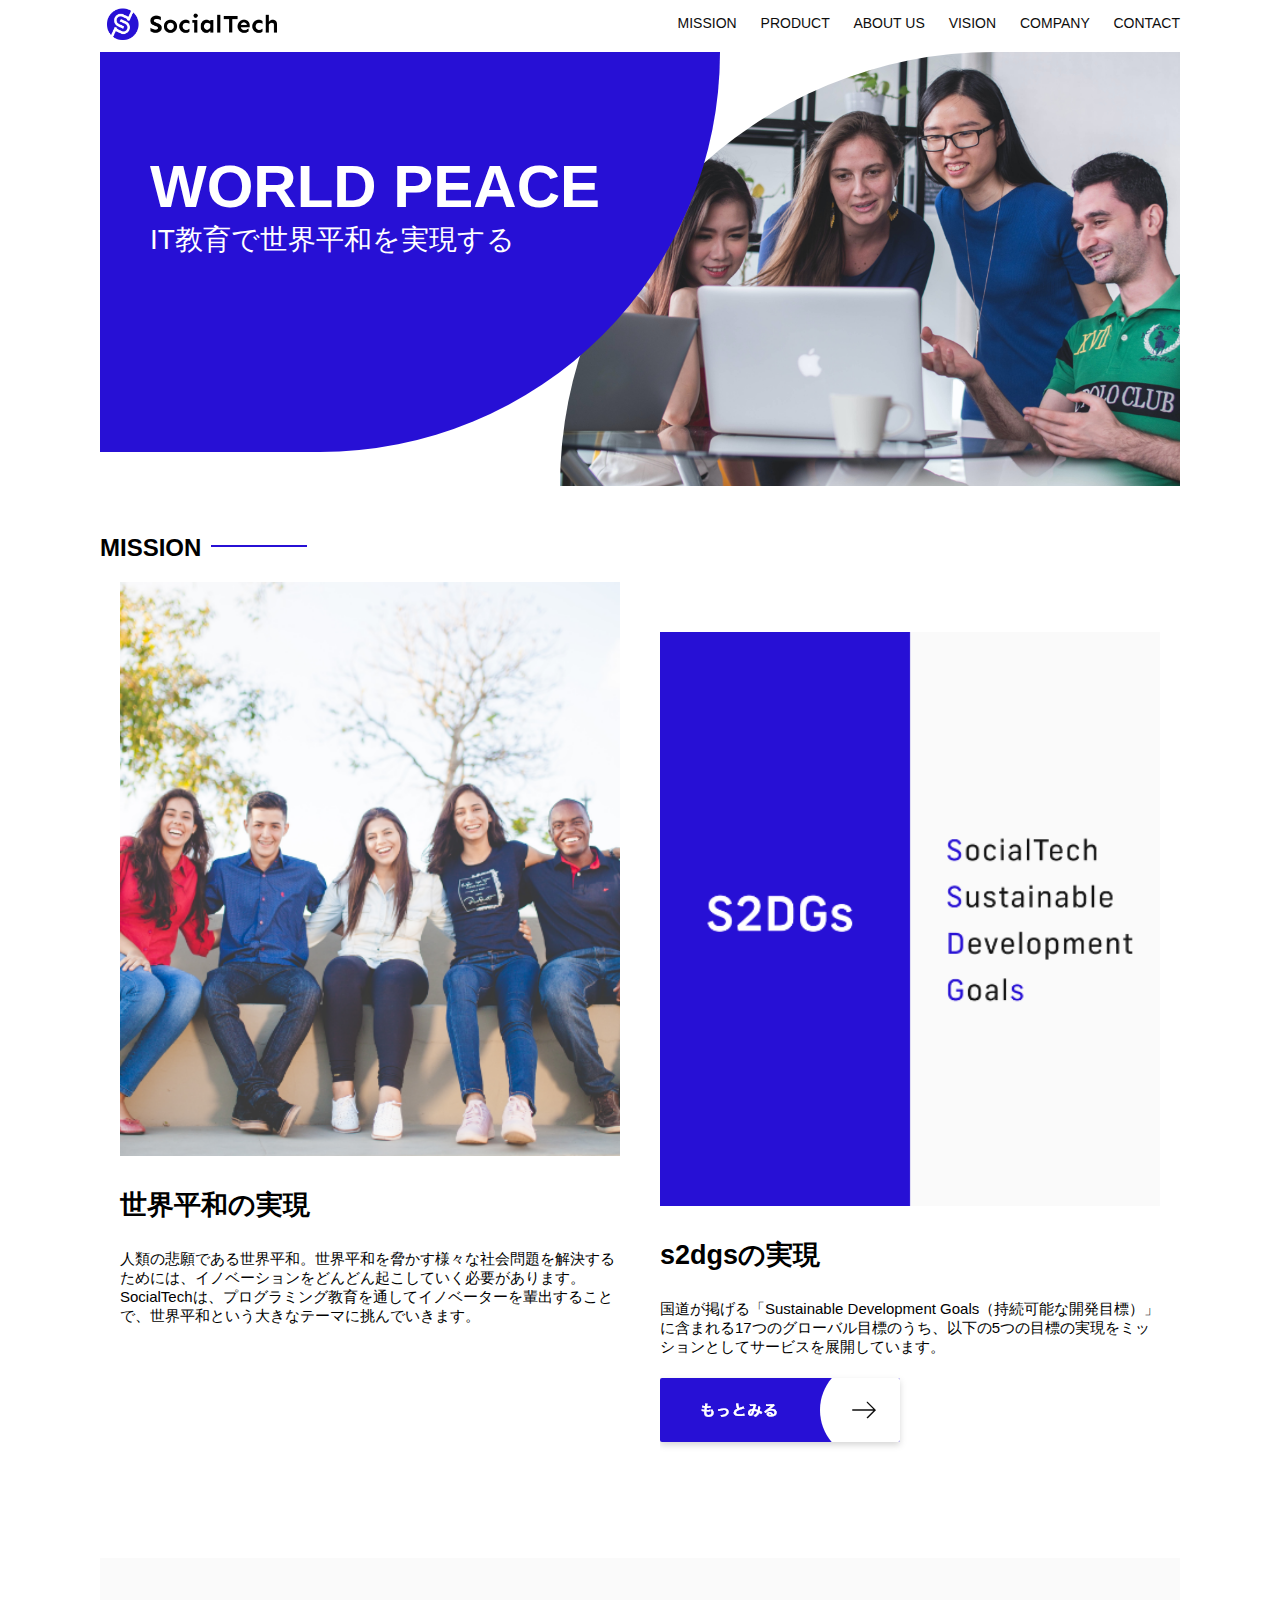
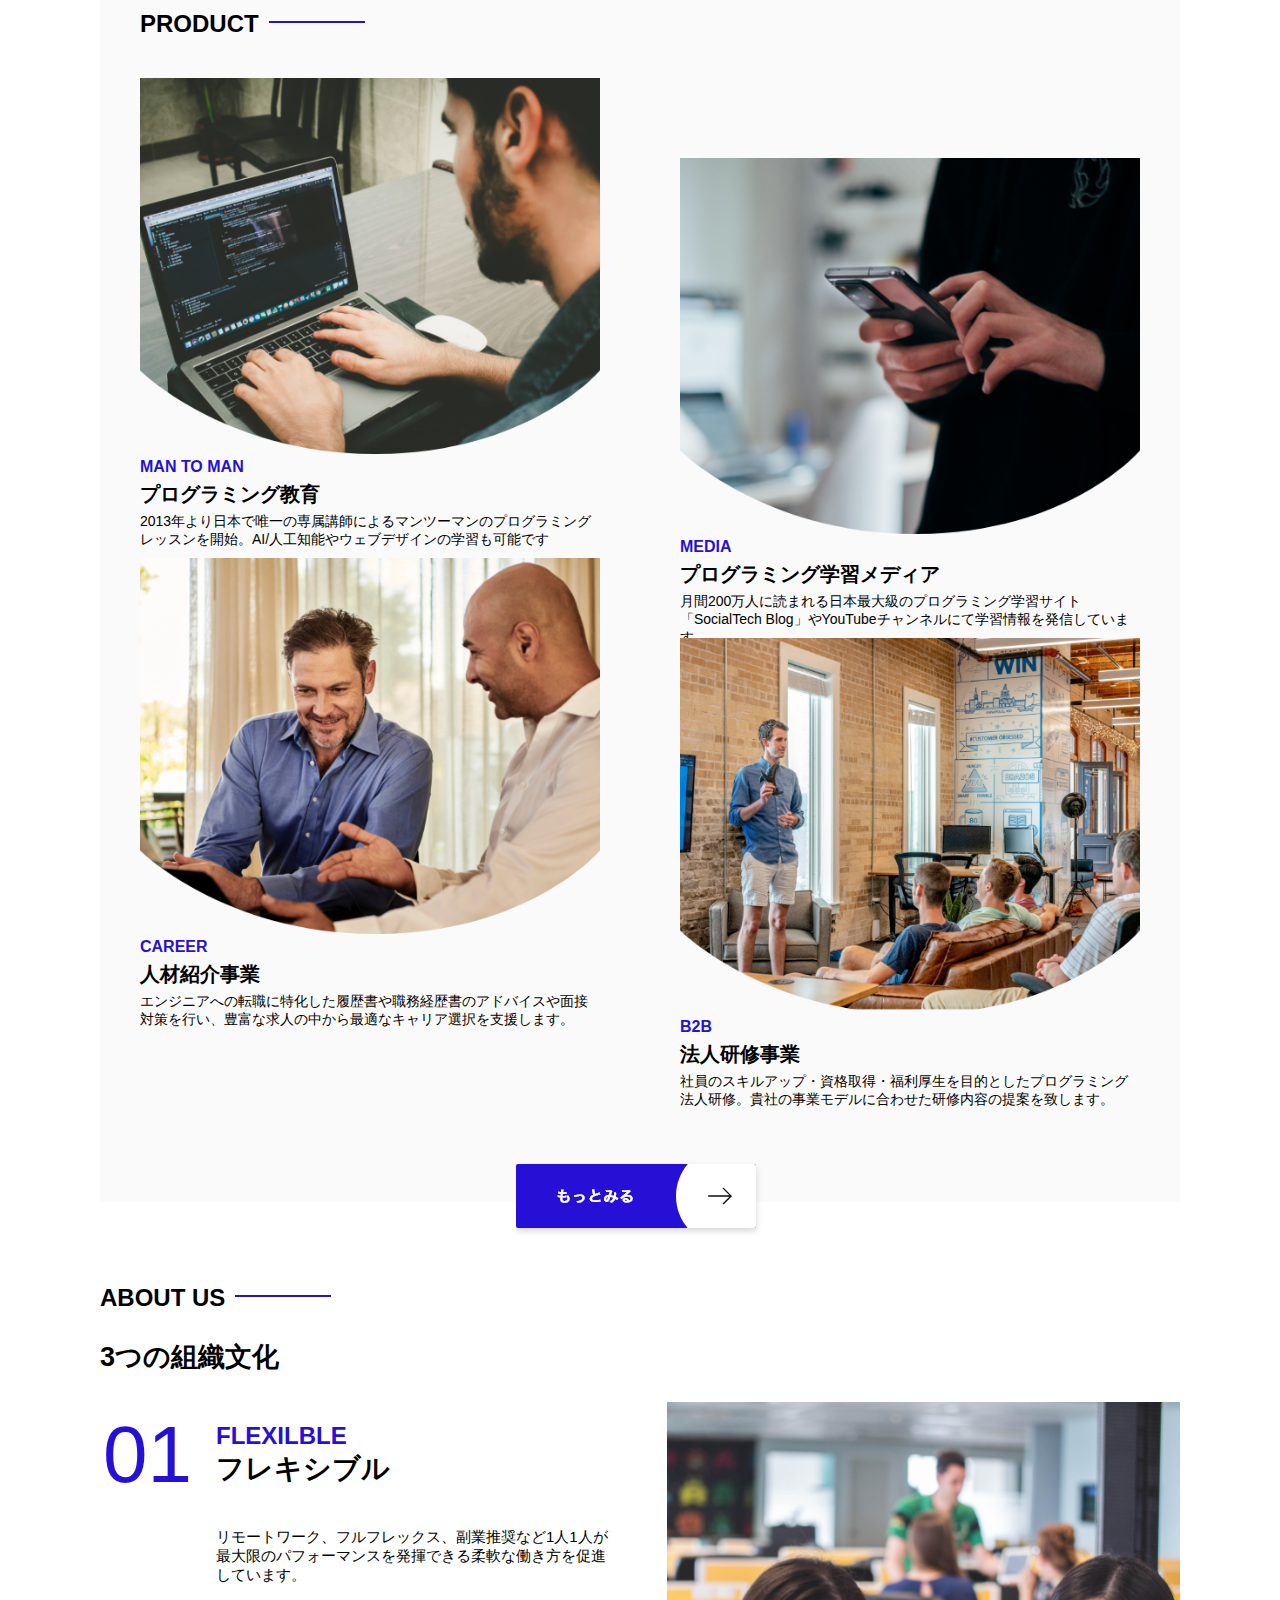
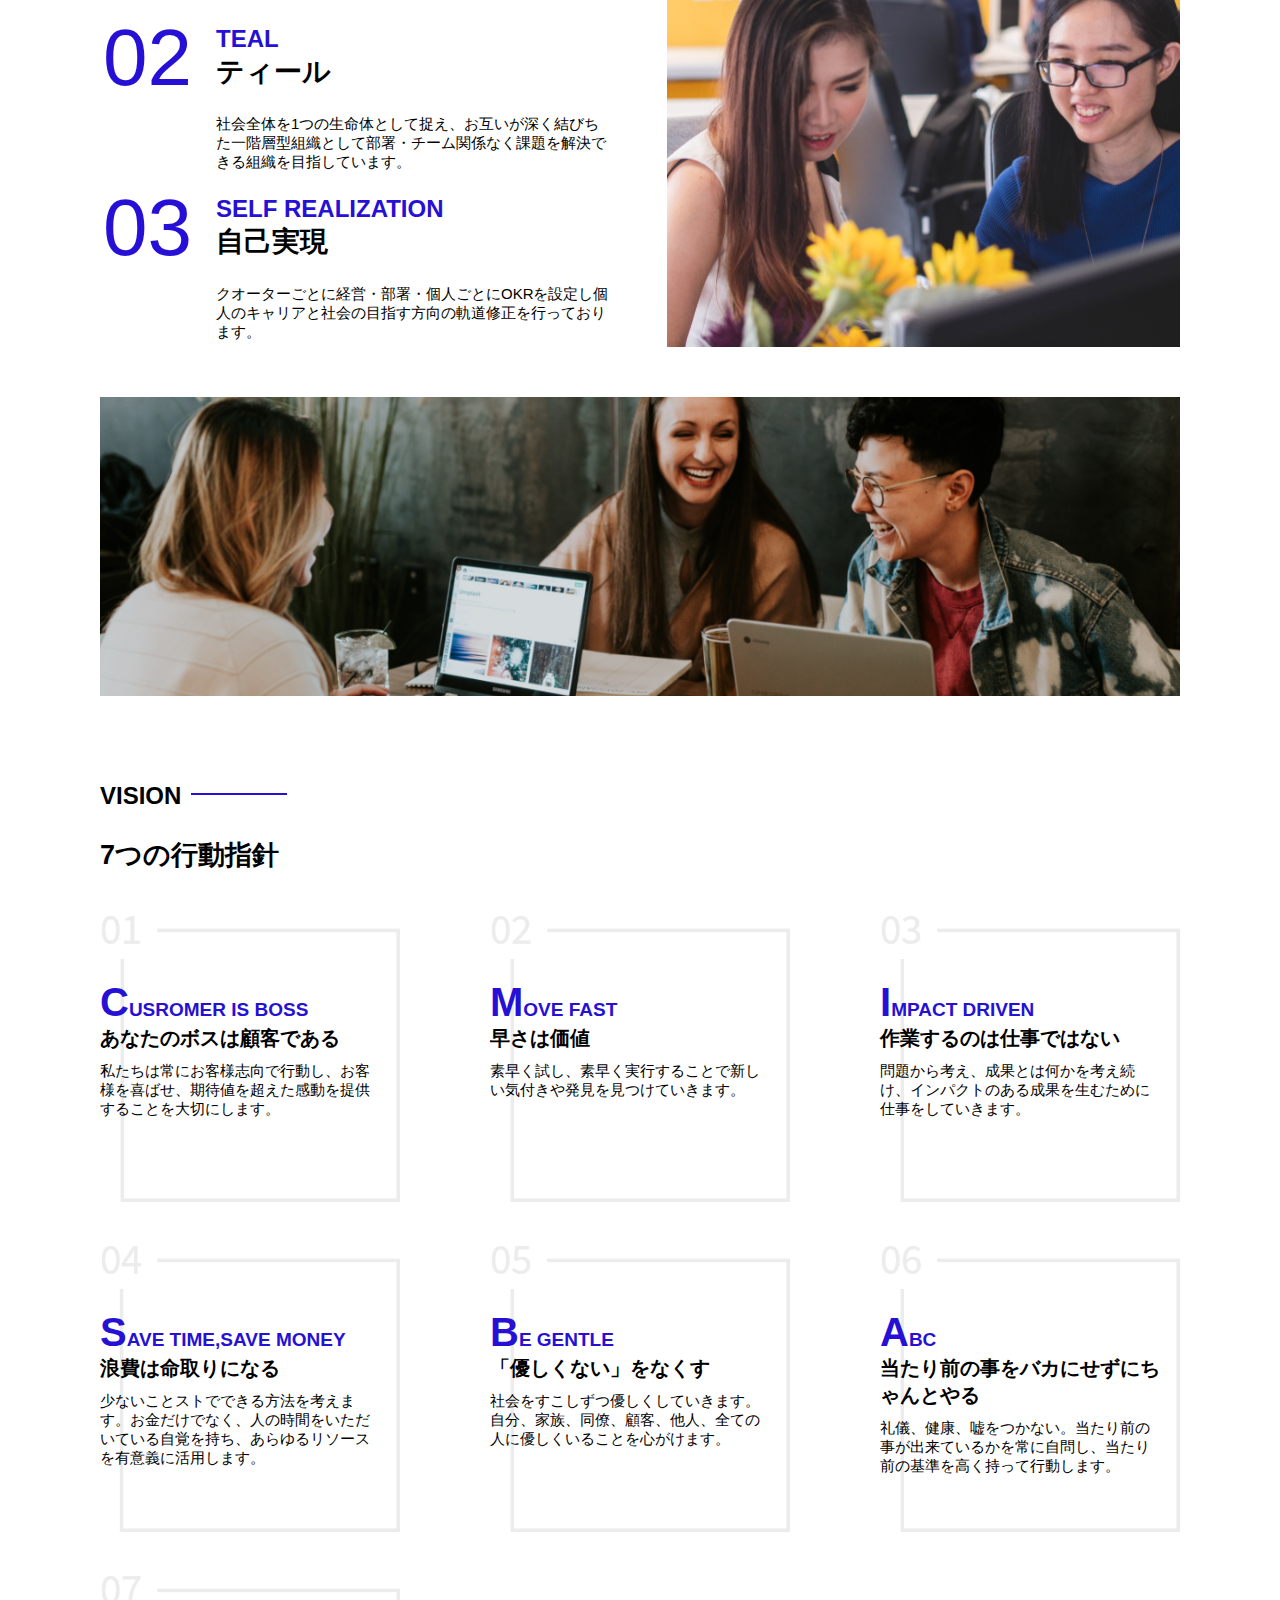
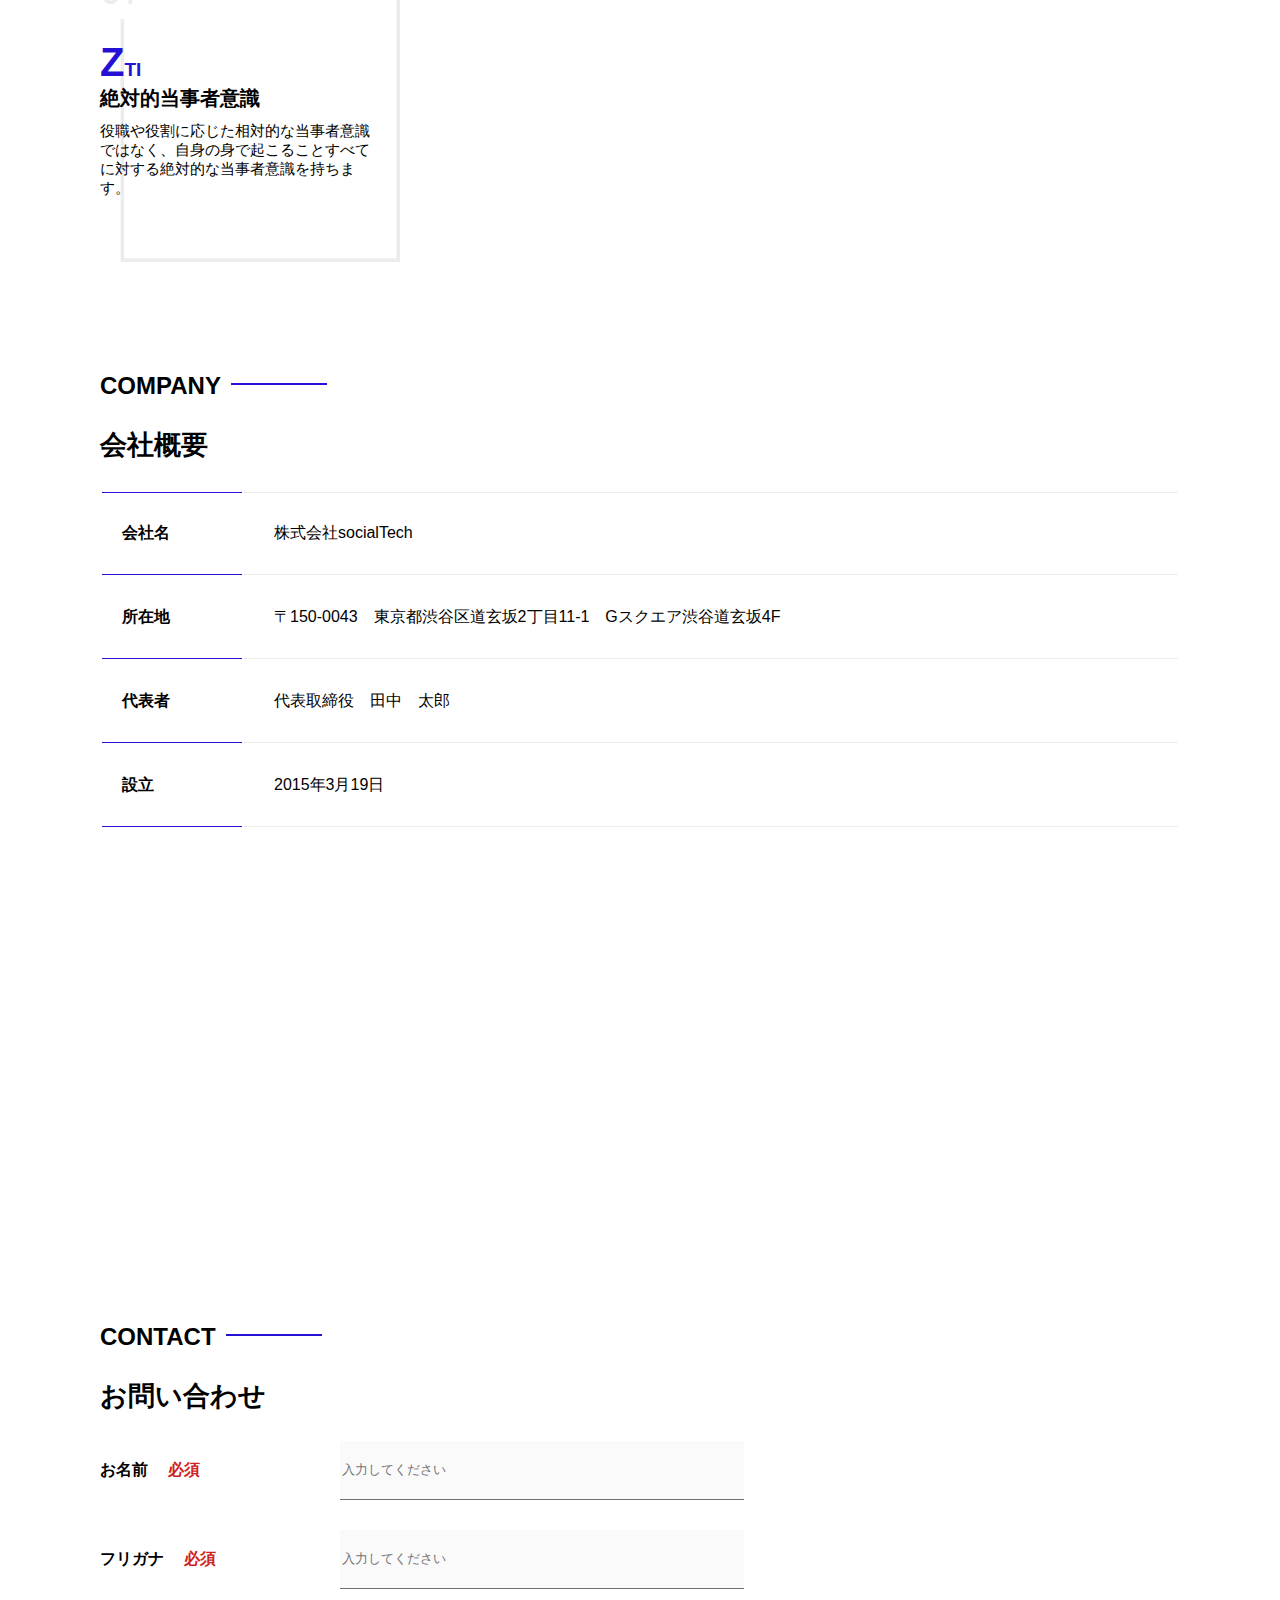
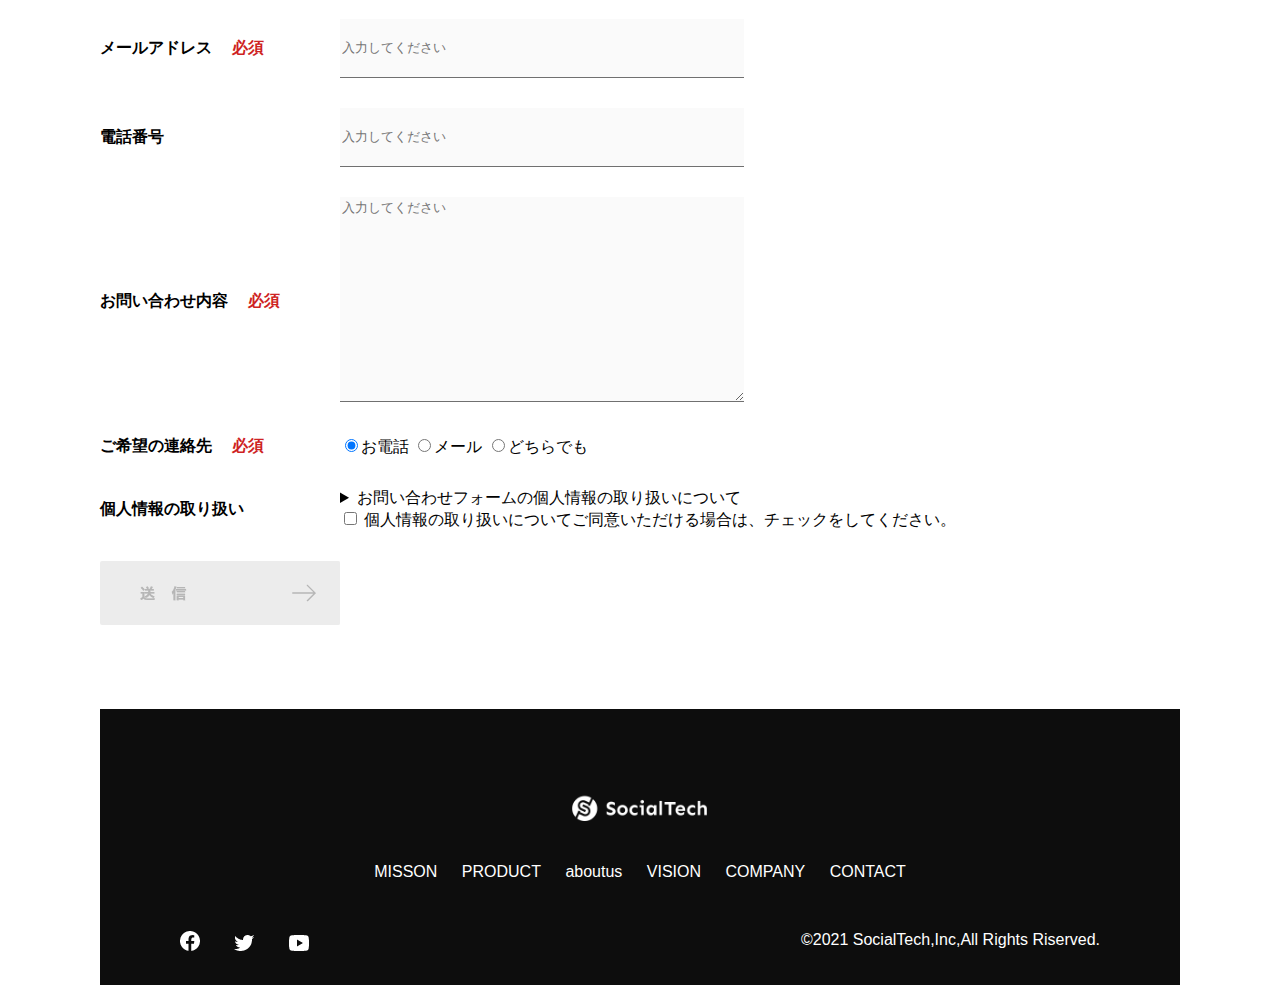
<file: index.html>
<!DOCTYPE html>
<html>
  <head>
    <title>SocialTech</title>
    <meta charset="utf-8">
    <meta name="description" content="SocialTechはEdTech業界のリーディングカンパニーを目指します。">
    <meta name="viewport" content="width=device-width,initial-scale=1.0">
    <link rel="stylesheet" href="style.css">
  </head>
 <body>
  <header>
    <!-- ロゴ -->
    <a href="index.html" id="logo"><img src="images/logo.png" alt=トップページに戻る></a>
    <!-- pc用ナビゲーション -->
    <nav id="nav-pc">
      <a href="mission.html">MISSION</a>
      <a href="product.html">PRODUCT</a>
      <a href="index.html#aboutus">ABOUT US</a>
      <a href="index.html#vision">VISION</a>
      <a href="index.html#company">COMPANY</a>
      <a href="index.html#contact">CONTACT</a>
    </nav>
    <!-- スマホ用メニューボタン -->
     <img id="menu-sp" src="images/button-menu.png" alt="ナビゲーションを開く" onclick="document.getElementById('nav-sp').style.display = 'block'">   
   <!-- スマホ用ナビゲーション -->
   <nav id="nav-sp">
      <img id="close" src="images/button-close.png" alt="ナビゲーションを閉じる" onclick="document.getElementById('nav-sp').style.display = 'none'">
      <a id="logo-sp" href="index.html" onclick="document.getElementById('nav-sp').style.display = 'none'"><img
          src="images/logo-sp.png" alt="トップページに戻る"></a>
      <a class="menu" href="mission.html" onclick="document.getElementById('nav-sp').style.display = 'none'">MISSION</a>
      <a class="menu" href="product.html" onclick="document.getElementById('nav-sp').style.display = 'none'">PRODUCT</a>
      <a class="menu" href="index.html#aboutus" onclick="document.getElementById('nav-sp').style.display = 'none'">ABOUT
        US</a>
      <a class="menu" href="index.html#vision"
        onclick="document.getElementById('nav-sp').style.display = 'none'">VISION</a>
      <a class="menu" href="index.html#company"
        onclick="document.getElementById('nav-sp').style.display = 'none'">COMPANY</a>
      <a class="menu" href="index.html#contact"
        onclick="document.getElementById('nav-sp').style.display = 'none'">CONTACT</a>
      <div id="sns">
        <a href="https://www.facebook.com/sejuku2013"><img src="images/button-facebook.png" alt="Facebookのリンク"></a>
        <a href="https://twitter.com/samuraijuku"><img src="images/button-twitter.png" alt="Twitterのリンク"></a>
        <a href="https://www.youtube.com/channel/UCCFOQO5aDK0xXam4cUQXT8g"><img src="images/button-youtube.png" alt="YouTubeのリンク"></a>
      </div>
    </nav>
  </header>
  <main>
    <article>
      <!-- メインビジュアル -->
      <section id="main-visual">
        <div ID="main-message">
         <h1>WORLD PEACE</h1>
         <p>IT教育で世界平和を実現する</p>
        </div>
        <img src="images/index/index-main.png" alt="PCの周りに集まる多国籍の仲間たち">
      </section>
      <!-- ミッション-->
      <section id="mission">
        <h2 class="index-h2">MISSION</h2>
        <div id="mission-flex">
          <div>
            <img id="mission-photo" src="images/index/index-mission.png" alt="屋外のベンチで写真を撮影する多国籍の仲間たち">
            <h3>世界平和の実現</h3>
            <p>人類の悲願である世界平和。世界平和を脅かす様々な社会問題を解決するためには、イノベーションをどんどん起こしていく必要があります。SocialTechは、プログラミング教育を通してイノベーターを輩出することで、世界平和という大きなテーマに挑んでいきます。
            </p>
          </div>
          <div>
            <img id="s2dgs" src="images/index/s2dgs.png" alt="s2dgs">
            <h3>s2dgsの実現</h3>
            <p>国道が掲げる「Sustainable Development Goals（持続可能な開発目標）」に含まれる17つのグローバル目標のうち、以下の5つの目標の実現をミッションとしてサービスを展開しています。</p>
            <a href="mission.html">
              <img src="images/button-more.png" alt="もっとみる">
            </a>
          </div>
        </div>
      </section>
      <!--プロダクト -->
      <section id="product">
        <h2 class="index-h2">PRODUCT</h2>
        <div>
        <div id="product-left">
          <div>
            <img class="product-photo" src="images/index/index-mantoman.png" alt="pcでコードを書く男性">
            <div class="product-explain">
              <span>MAN TO MAN</span>
              <h3>プログラミング教育</h3>
              <p>2013年より日本で唯一の専属講師によるマンツーマンのプログラミングレッスンを開始。AI/人工知能やウェブデザインの学習も可能です</p>
            </div>
          </div>
          <div>
            <img class="product-photo" src="images/index/index-career.png" alt="笑顔で話し合う2人の男性">
            <div class="product-explain">
              <span>CAREER</span>
              <h3>人材紹介事業</h3>
              <p>エンジニアへの転職に特化した履歴書や職務経歴書のアドバイスや面接対策を行い、豊富な求人の中から最適なキャリア選択を支援します。</p>
          </div>
        </div>
        </div>
        <div id="product-right">
          <div>
            <img class="product-photo" src="images/index/index-media.png" alt="スマートフォンを操作する人">
            <div class="product-explain">
              <span>MEDIA</span>
              <h3>プログラミング学習メディア</h3>
              <p>月間200万人に読まれる日本最大級のプログラミング学習サイト「SocialTech Blog」やYouTubeチャンネルにて学習情報を発信しています。</p>
          </div>
        </div>
        <div>
            <img class="product-photo" src="images/index/index-b2b.png" alt="講義中の男性とそれを聴く人">
            <div class="product-explain">
              <span>B2B</span>
              <h3>法人研修事業</h3>
              <p>社員のスキルアップ・資格取得・福利厚生を目的としたプログラミング法人研修。貴社の事業モデルに合わせた研修内容の提案を致します。</p>
            </div>
        </div>
       </div>
      </div>
      <div>
        <a id="product-more" href="product.html">
          <img src="images/button-more.png" alt="もっとみる">
        </a>
      </div>
     </section>
     <!-- ＡＢＯＵＴ　ＵＳ -->
     <section id="aboutus">
      <h2 class="index-h2">ABOUT US</h2>
      <h3>3つの組織文化</h3>
      <div>
        <table class="culture-table">
          <tr>
            <td>
              <span class="culture-num">01</span>
            </td>
            <td>
              <span class="culture-en">FLEXILBLE</span>
              <span class="culture-jp">フレキシブル</span>
            </td>
          </tr>
          <tr>
           <td>
            <!-- カラのセル -->
           </td>
           <td>
            <p class="culture-discription">
            リモートワーク、フルフレックス、副業推奨など1人1人が最大限のパフォーマンスを発揮できる柔軟な働き方を促進しています。
            </p>
          </td>
          </tr>
          <tr>
            <td>
              <span class="culture-num">02</span>
            </td>
            <td>
              <span class="culture-en">TEAL</span>
              <span class="culture-jp">ティール</span>
            </td>
          </tr>
          <tr>
           <td>
            <!-- 空のセル -->
           </td>
           <td>
            <p class="culture-description">
              社会全体を1つの生命体として捉え、お互いが深く結びちた一階層型組織として部署・チーム関係なく課題を解決できる組織を目指しています。
            </p>
           </td>
          </tr>
          <tr>
            <td>
              <span class="culture-num">03</span>
            </td>
            <td>
              <span class="culture-en">SELF REALIZATION</span>
              <span class="culture-jp">自己実現</span>
            </td>
          </tr>
          <tr>
            <td>
              <!-- 空のセル -->
            </td>
            <td>
              <p class="culture-description">
                クオーターごとに経営・部署・個人ごとにOKRを設定し個人のキャリアと社会の目指す方向の軌道修正を行っております。
              </p>
            </td>
          </tr>
         </table>
         <img class="culture-img" src="images/index/index-aboutus1.png" alt="笑顔で話し合う2人の女性">
      </div>
       <img class="culture-img2" src="images/index/index-aboutus2.png" alt="笑顔で話し合う3人の女性">
     </section>
     <!-- VISION -->
      <section id="vision">
        <h2 class="index-h2">VISION</h2>
        <h3>7つの行動指針</h3>
        <div>
          <div class="vision-box">
            <img src="images/index/vision-01.png" alt="01">
            <span>
              <h4>CUSROMER IS BOSS</h4>
              <h5>あなたのボスは顧客である</h5>
              <p>私たちは常にお客様志向で行動し、お客様を喜ばせ、期待値を超えた感動を提供することを大切にします。</p>
            </span>
          </div>
          <div class="vision-box">
            <img src="images/index/vision-02.png" alt="02">
              <span>
                <h4>MOVE FAST </h4>
                <h5>早さは価値</h5>
                <p>素早く試し、素早く実行することで新しい気付きや発見を見つけていきます。</p>
              </span>
          </div>
          <div class="vision-box">
            <img src="images/index/vision-03.png" alt="03">
             <span>
                <h4>IMPACT DRIVEN</h4>
                <h5>作業するのは仕事ではない</h5>
                <p>問題から考え、成果とは何かを考え続け、インパクトのある成果を生むために仕事をしていきます。</p>
             
             </span>
            </div>
            <div class="vision-box">
              <img src="images/index/vision-04.png" alt="04">
              <span>
                <h4>SAVE TIME,SAVE MONEY</h4>
                <h5>浪費は命取りになる</h5>
                <p>少ないことストでできる方法を考えます。お金だけでなく、人の時間をいただいている自覚を持ち、あらゆるリソースを有意義に活用します。</p>
              </span>
            </div>
       
            <div class="vision-box">
              <img src="images/index/vision-05.png" alt="05">
              <span>
                <h4>BE GENTLE</h4>
                <h5>「優しくない」をなくす</h5>
                <p>社会をすこしずつ優しくしていきます。自分、家族、同僚、顧客、他人、全ての人に優しくいることを心がけます。</p>
              </span>
            </div>
            <div class="vision-box">
              <img src="images/index/vision-06.png" alt="06">
              <span>
                <h4>ABC</h4>
                <h5>当たり前の事をバカにせずにちゃんとやる</h5>
                <p>礼儀、健康、嘘をつかない。当たり前の事が出来ているかを常に自問し、当たり前の基準を高く持って行動します。</p>
              </span>
            </div>
            <div class="vision-box">
              <img src="images/index/vision-07.png" alt="07">
              <span>
                <h4>ZTI</h4>
                <h5>絶対的当事者意識</h5>
                <p>役職や役割に応じた相対的な当事者意識ではなく、自身の身で起こることすべてに対する絶対的な当事者意識を持ちます。</p>
              </span>
            </div>
          </div>
      </section>
      <!-- COMPANY -->
       <section id="company">
        <h2 class="index-h2">COMPANY</h2>
        <h3>会社概要</h3>
        <table id="company-table">
          <tr>
            <th class="tableheader-first">会社名</th>
            <td class="cell-first">株式会社socialTech</td>
          </tr>
          <tr>
            <th class="tableheader">所在地</th>
            <td class="cell">〒150-0043　東京都渋谷区道玄坂2丁目11-1　Gスクエア渋谷道玄坂4F</td>
          </tr>
          <tr>
            <th class="tableheader">代表者</th>
            <td class="cell">代表取締役　田中　太郎</td>
          </tr>
          <tr>
            <th class="tableheader">設立</th>
            <td class="cell">2015年3月19日</td>
          </tr>
        </table>
        <iframe src="https://www.google.com/maps/embed?pb=!1m18!1m12!1m3!1d3241.7759544892483!2d139.69399665123464!3d35.65789123876098!2m3!1f0!2f0!3f0!3m2!1i1024!2i768!4f13.1!3m3!1m2!1s0x60188caa0042e8d1%3A0xba130bea826a7aa2!2z44CSMTUwLTAwNDMg5p2x5Lqs6YO95riL6LC35Yy66YGT546E5Z2C77yS5LiB55uu77yR77yR4oiS77yR!5e0!3m2!1sja!2sjp!4v1636872991912!5m2!1sja!2sjp"
         style="border:0;" allowfullscreen="" loading="lazy">
        </iframe>
       </section>
       <!-- お問い合わせフォーム -->
        <section id="contact">
          <h2 class="index-h2">CONTACT</h2>
          <h3>お問い合わせ</h3>
          <form action="https://api.staticforms.xyz/submit" method="post">
            <input type="text" name="honeypot" style="display:none">
            <input type="hidden" name="accessKey" value="9283d61d-9188-4047-be23-f01f2bc2d189">
            <input type="hidden" name="subject" value="Webサイトからお問い合わせがありました">
            <input type="hidden" name="replyTo" value="oo.yokosaiki.oo@gmail.com">
            <input type="hidden" name="redirectTo" value="">     
          <div>
             <div class="contact-heading">
               <label class="contact-label">お名前<span class="contact-span">必須</span></label>
             </div>
             <div>
               <input type="text" name="name" placeholder="入力してください" class="contact-textbox">
             </div>
          </div>
          <div>
           <div class="contact-heading">
               <label class="contact-label">フリガナ<span class="contact-span">必須</span></label>
             </div>
             <div>
               <input type="text" name="hurigana" placeholder="入力してください" class="contact-textbox">
             </div>
          </div>
             <div>
              <div class="contact-heading">
               <label class="contact-label">メールアドレス<span class="contact-span">必須</span></label>
              </div>
              <div>
                <input type="text" name="email" placeholder="入力してください" class="contact-textbox">
              </div>
            </div>
            <div>
              <div class="contact-heading">
                <label class="contact-label">電話番号</label>
              </div>
              <div>
                <input type="text" name="tel" placeholder="入力してください" class="contact-textbox">
              </div>
            </div>
            <div>
              <div class="contact-heading">
                <label class="contact-label">お問い合わせ内容<span class="contact-span">必須</span></label>
              </div>
              <div>
                <textarea class="contact-textarea" placeholder="入力してください" name="message"></textarea>
              </div>
            </div>
            <div>
              <div class="contact-heading">
                <label class="contact-label">ご希望の連絡先<span class="contact-span">必須</span></label>
              </div>
              <div>
                <input class="radiobutton" type="radio" value="tel" name="contact" checked><label>お電話</label>
                <input class="radiobutton" type="radio" value="mail" name="contact"><label>メール</label>
                <input class="radiobutton" type="radio" value="both" name="contact"><label>どちらでも</label>
              </div>
            </div>
            <div>
              <div class="contact-heading">
                <label class="contact-label">個人情報の取り扱い</label>
              </div>
              <div>
              <details>
                <summary> お問い合わせフォームの個人情報の取り扱いについて</summary>
                <div>
                  <span>１．組織の名称又は氏名</span><br>
                  株式会社SocialTech<br><br>
                  <span>２．個人情報保護管理者（若しくはその代理人）の氏名又は職名、所属及び連絡先
                    鈴木 一郎 コーポレート部</span><br>
                  メールアドレス：support@socialtech.net<br>
                  TEL：03-xxxx-xxxx<br>
                  <span>３．個人情報の利用目的</span><br>
                  ・本サービス及び本サービスに関連する情報の提供又はそれらに関する連絡のため<br>
                  ・ユーザーの本人確認のため<br>
                  ・当社サービスのご案内のため<br>
                  ・当社の商品等の広告または宣伝（電子メールによるものを含むものとします。）<br><br>
                  <span>４．個人情報の取り扱い業務の委託</span><br>
                  個人情報の取扱業務の全部または一部を外部に業務委託する場合があります。<br>
                  その際、弊社は、個人情報を適切に保護できる管理体制を敷き実行していることを条件として<br>
                  委託先を厳選したうえで、機密保持契約を委託先と締結し、お客様の個人情報を厳密に管理させます。<br><br>
                  <span>５．個人情報の開示等の請求</span><br>
                  お客様は、弊社に対してご自身の個人情報の開示等（利用目的の通知、開示、内容の訂正・追加・削除、利用の停止または消去、第三者への提供の停止）に関して、当社問合わせ窓口に申し出ることができます。<br>
                  その際、弊社はお客様ご本人を確認させていただいたうえで、合理的な期間内に対応いたします。<br><br>
                  なお、個人情報に関する弊社問合わせ先は、次の通りです。<br><br>
                  株式会社SocialTech　個人情報問合せ窓口<br>
                  〒150-0043　東京都渋谷区道玄坂2丁目11-1 Ｇスクエア渋谷道玄坂 4F<br>
                  メールアドレス：support@socialtech.net　TEL：03-xxxx-xxxx<br><br>
                  <span>６．個人情報を提供されることの任意性について</span><br><br>
                  お客様がご自身の個人情報を弊社に提供されるか否かは、お客様のご判断によりますが、もしご提供されない場合には、適切なサービスが提供できない場合がありますので予めご了承ください。
                </div>
              </details>
              <input type="checkbox" name="agree">
              <span>個人情報の取り扱いについてご同意いただける場合は、チェックをしてください。</span>             
            </div>
          </div>
          <input type="image" src="images/button-submit.png" alt="送信する">
         </form>
        </section>
    </article>
    <footer>
      <div id="footer-logo">
        <img src="images/logo-sp.png" alt="SocialTech">
      </div>
      <div id="footer-link">
        <a href="mission.html">MISSON</a>
        <a href="product.html">PRODUCT</a>
        <a href="index.html#aboutus">aboutus</a>
        <a href="index.html#vision">VISION</a>
        <a href="index.html#company">COMPANY</a>
        <a href="index.html#contact">CONTACT</a>
      </div>
      <div>
        <div id="sns-footer">
          <a href="https://www.facebook.com/sejuku2013"><img src="images/button-facebook.png" alt="Facebookのリンク"></a>
          <a href="https://twitter.com/samuraijuku"><img src="images/button-twitter.png" alt="Twitterのリンク"></a>
          <a href="https://www.youtube.com/channel/UCCFOQO5aDK0xXam4cUQXT8g"><img src="images/button-youtube.png" alt="YouTubeのリンク"></a>
           <span id="copyright">&copy;2021 SocialTech,Inc,All Rights Riserved.</span>
        </div>
      </div>
    </footer>
  </main>
 </body>
 </html>
</file>
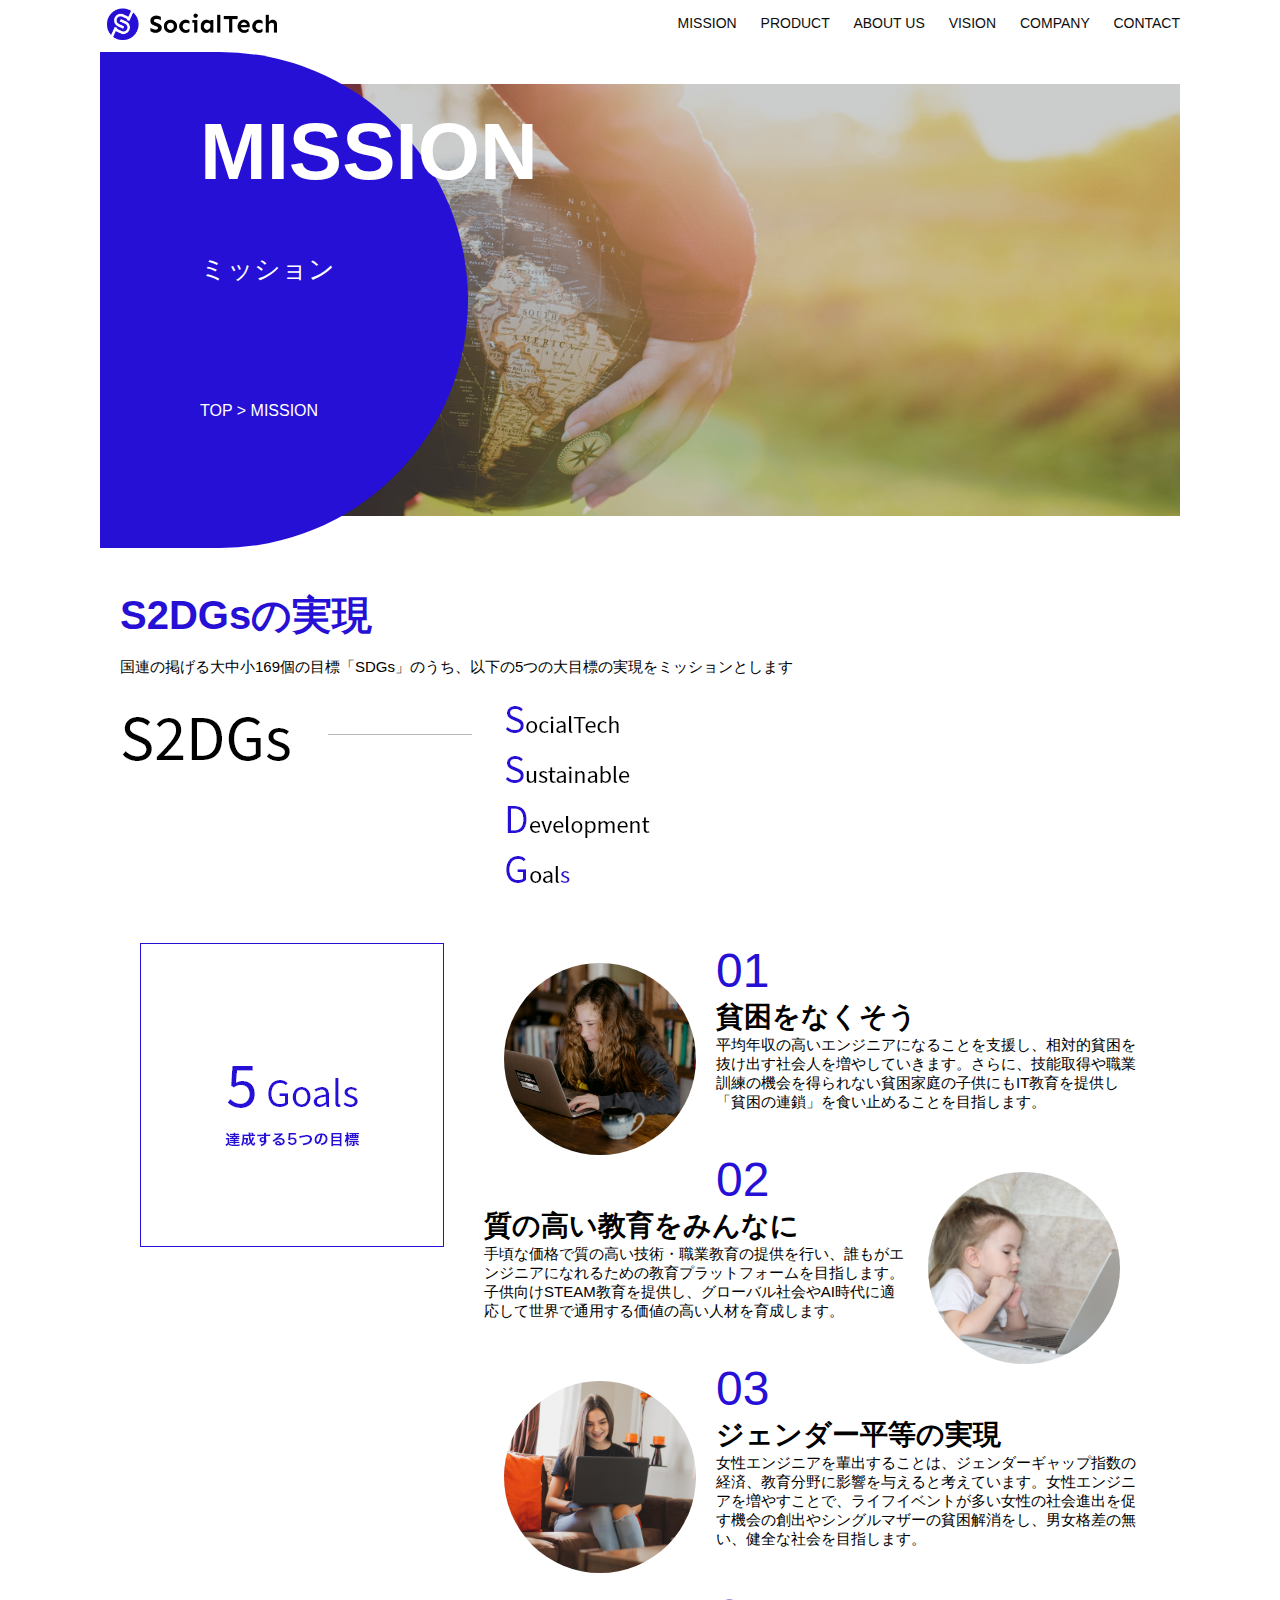
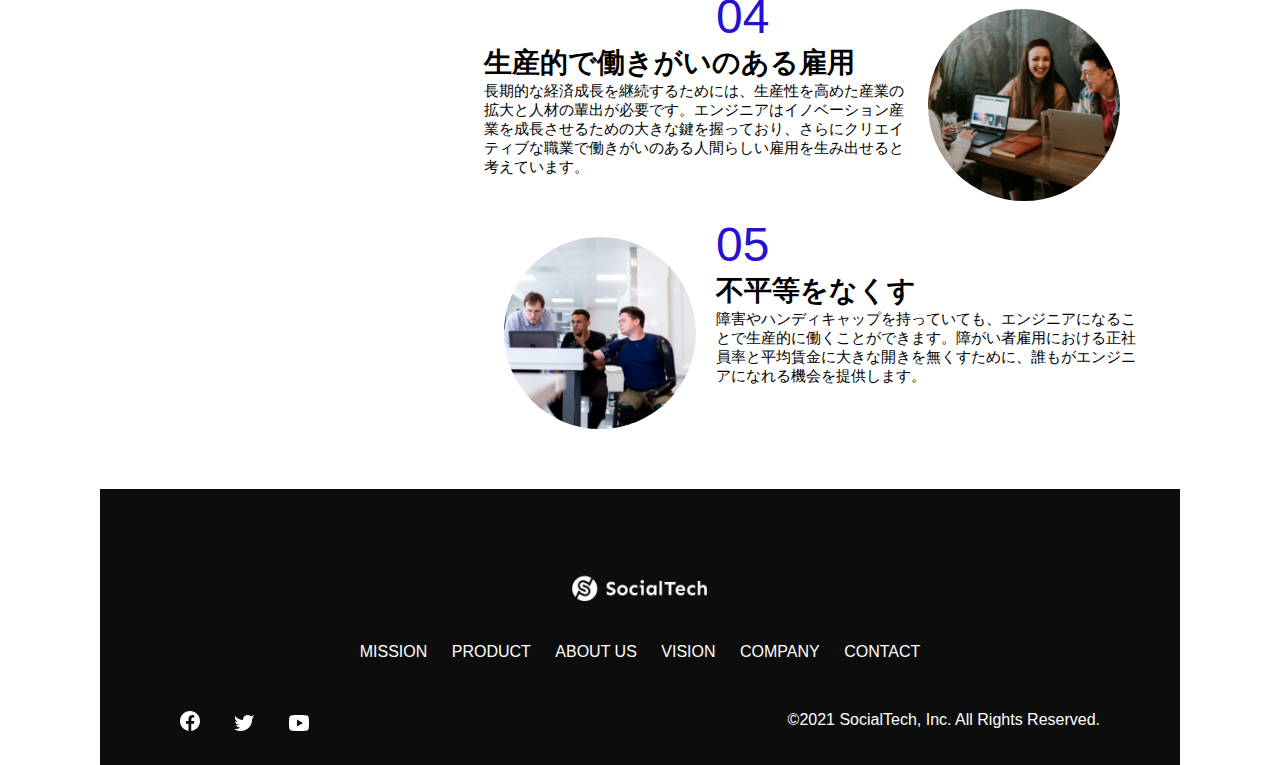
<file: mission.html>
<!DOCTYPE html>
<html>
<head>
   <title>SocialTech-MISSION ミッション-</title>
   <meta charset="UTF-8">
   <meta name="description" content="SocialTechが目指す5つの目標（S2DGs)を紹介します">
   <meta name="viewport" content="width=device-width, initial-scale=1.0">
   <link rel="stylesheet" href="style.css">
 </head>

 <body>
   <!-- ヘッダー -->
   <header>
     <!-- ロゴ -->
     <a href="index.html" id="logo"><img src="images/logo.png" alt="トップページに戻る"></a>
 
     <!-- PC用ナビゲーション -->
     <nav id="nav-pc">
       <a href="mission.html">MISSION</a>
       <a href="product.html">PRODUCT</a>
       <a href="index.html#aboutus">ABOUT US</a>
       <a href="index.html#vision">VISION</a>
       <a href="index.html#company">COMPANY</a>
       <a href="index.html#contact">CONTACT</a>
     </nav>
 
     <!-- スマホ用メニューボタン -->
     <img id="menu-sp" src="images/button-menu.png" alt="ナビゲーションを開く" onclick="document.getElementById('nav-sp').style.display = 'block'">
 
     <!-- スマホ用ナビゲーション -->
     <nav id="nav-sp">
       <img id="close" src="images/button-close.png" alt="ナビゲーションを閉じる" onclick="document.getElementById('nav-sp').style.display = 'none'">
       <a id="logo-sp" href="index.html" onclick="document.getElementById('nav-sp').style.display = 'none'"><img
           src="images/logo-sp.png" alt="トップページに戻る"></a>
       <a class="menu" href="mission.html" onclick="document.getElementById('nav-sp').style.display = 'none'">MISSION</a>
       <a class="menu" href="product.html" onclick="document.getElementById('nav-sp').style.display = 'none'">PRODUCT</a>
       <a class="menu" href="index.html#aboutus" onclick="document.getElementById('nav-sp').style.display = 'none'">ABOUT
         US</a>
       <a class="menu" href="index.html#vision"
         onclick="document.getElementById('nav-sp').style.display = 'none'">VISION</a>
       <a class="menu" href="index.html#company"
         onclick="document.getElementById('nav-sp').style.display = 'none'">COMPANY</a>
       <a class="menu" href="index.html#contact"
         onclick="document.getElementById('nav-sp').style.display = 'none'">CONTACT</a>
       <div id="sns">
         <a href="https://www.facebook.com/sejuku2013"><img src="images/button-facebook.png" alt="Facebookのリンク"></a>
         <a href="https://twitter.com/samuraijuku"><img src="images/button-twitter.png" alt="Twitterのリンク"></a>
         <a href="https://www.youtube.com/channel/UCCFOQO5aDK0xXam4cUQXT8g"><img src="images/button-youtube.png" alt="YouTubeのリンク"></a>
       </div>
     </nav>
   </header>
   <main>
     <article>
      <section id="mission-main">
        <div id="mission-title">
          <h1>MISSION</h1>
          <span>ミッション</span>
          <div>TOP > MISSION</div>
        </div>
      </section>
      <section id="mission-s2dgs">
        <h2 class="mission-h2">S2DGsの実現</h2>
        <p>国連の掲げる大中小169個の目標「SDGs」のうち、以下の5つの大目標の実現をミッションとします</p>
        <img src="images/mission/mission-s2dgs.png" alt="S2DGs">
      </section>
      <section id="mission-5goals">
        <div>
          <img id="s2dgs-image" src="images/mission/mission-5goals.png" alt="5Goals">
        </div>
        <div>
          <div>
            <img class="fivegoals-image-left" src="images/mission/mission-5goals01.png" alt="PCを操作する女の子">
            <span class="fivegoals-number">01</span>
            <h3 class="fivegoals-h3">貧困をなくそう</h3>
            <p class="fivegoals-p">
              平均年収の高いエンジニアになることを支援し、相対的貧困を抜け出す社会人を増やしていきます。さらに、技能取得や職業訓練の機会を得られない貧困家庭の子供にもIT教育を提供し「貧困の連鎖」を食い止めることを目指します。
            </p>
          </div>
          <div>
            <img class="fivegoals-image-right" src="images/mission/mission-5goals02.png" alt="PCをみつめる小さい女の子">
            <span class="fivegoals-number">02</span>
            <h3 class="fivegoals-h3">質の高い教育をみんなに</h3>
            <p class="fivegoals-p">
              手頃な価格で質の高い技術・職業教育の提供を行い、誰もがエンジニアになれるための教育プラットフォームを目指します。子供向けSTEAM教育を提供し、グローバル社会やAI時代に適応して世界で通用する価値の高い人材を育成します。
            </p>
          </div>
          <div>
            <img class="fivegoals-image-left" src="images/mission/mission-5goals03.png" alt="PCを操作する女性">
            <span class="fivegoals-number">03</span>
            <h3 class="fivegoals-h3">ジェンダー平等の実現</h3>
            <p class="fivegoals-p">
              女性エンジニアを輩出することは、ジェンダーギャップ指数の経済、教育分野に影響を与えると考えています。女性エンジニアを増やすことで、ライフイベントが多い女性の社会進出を促す機会の創出やシングルマザーの貧困解消をし、男女格差の無い、健全な社会を目指します。
            </p>
          </div>
           <div>
           <img class="fivegoals-image-right" src="images/mission/mission-5goals04.png" alt="笑顔で話し合う3人の男女">
           <span class="fivegoals-number">04</span>
           <h3 class="fivegoals-h3">生産的で働きがいのある雇用</h3>
           <p class="fivegoals-p">
             長期的な経済成長を継続するためには、生産性を高めた産業の拡大と人材の輩出が必要です。エンジニアはイノベーション産業を成長させるための大きな鍵を握っており、さらにクリエイティブな職業で働きがいのある人間らしい雇用を生み出せると考えています。
           </p>
         </div> 
         <div>
           <img class="fivegoals-image-left" src="images/mission/mission-5goals05.png" alt="障害を持つ男性が生き生きと働く様子">
           <span class="fivegoals-number">05</span>
           <h3 class="fivegoals-h3">不平等をなくす</h3>
           <p class="fivegoals-p">
             障害やハンディキャップを持っていても、エンジニアになることで生産的に働くことができます。障がい者雇用における正社員率と平均賃金に大きな開きを無くすために、誰もがエンジニアになれる機会を提供します。
           </p>
         </div>
        </div>
      </section>
     </article>
     <footer>
       <div id="footer-logo">
         <img src="images/logo-sp.png" alt="SocialTech">
       </div>
       <div id="footer-link">
         <a href="mission.html">MISSION</a>
         <a href="product.html">PRODUCT</a>
         <a href="index.html#aboutus">ABOUT US</a>
         <a href="index.html#vision">VISION</a>
         <a href="index.html#company">COMPANY</a>
         <a href="index.html#contact">CONTACT</a>
       </div>
       <div id="sns-footer">
         <a href="https://www.facebook.com/sejuku2013"><img src="images/button-facebook.png" alt="Facebookのリンク"></a>
         <a href="https://twitter.com/samuraijuku"><img src="images/button-twitter.png" alt="Twitterのリンク"></a>
         <a href="https://www.youtube.com/channel/UCCFOQO5aDK0xXam4cUQXT8g"><img src="images/button-youtube.png" alt="YouTubeのリンク"></a>
         <span id="copyright">&copy;2021 SocialTech, Inc. All Rights Reserved. </span>
       </div>
     </footer>
   </main>
 </body>

 </html>
</file>
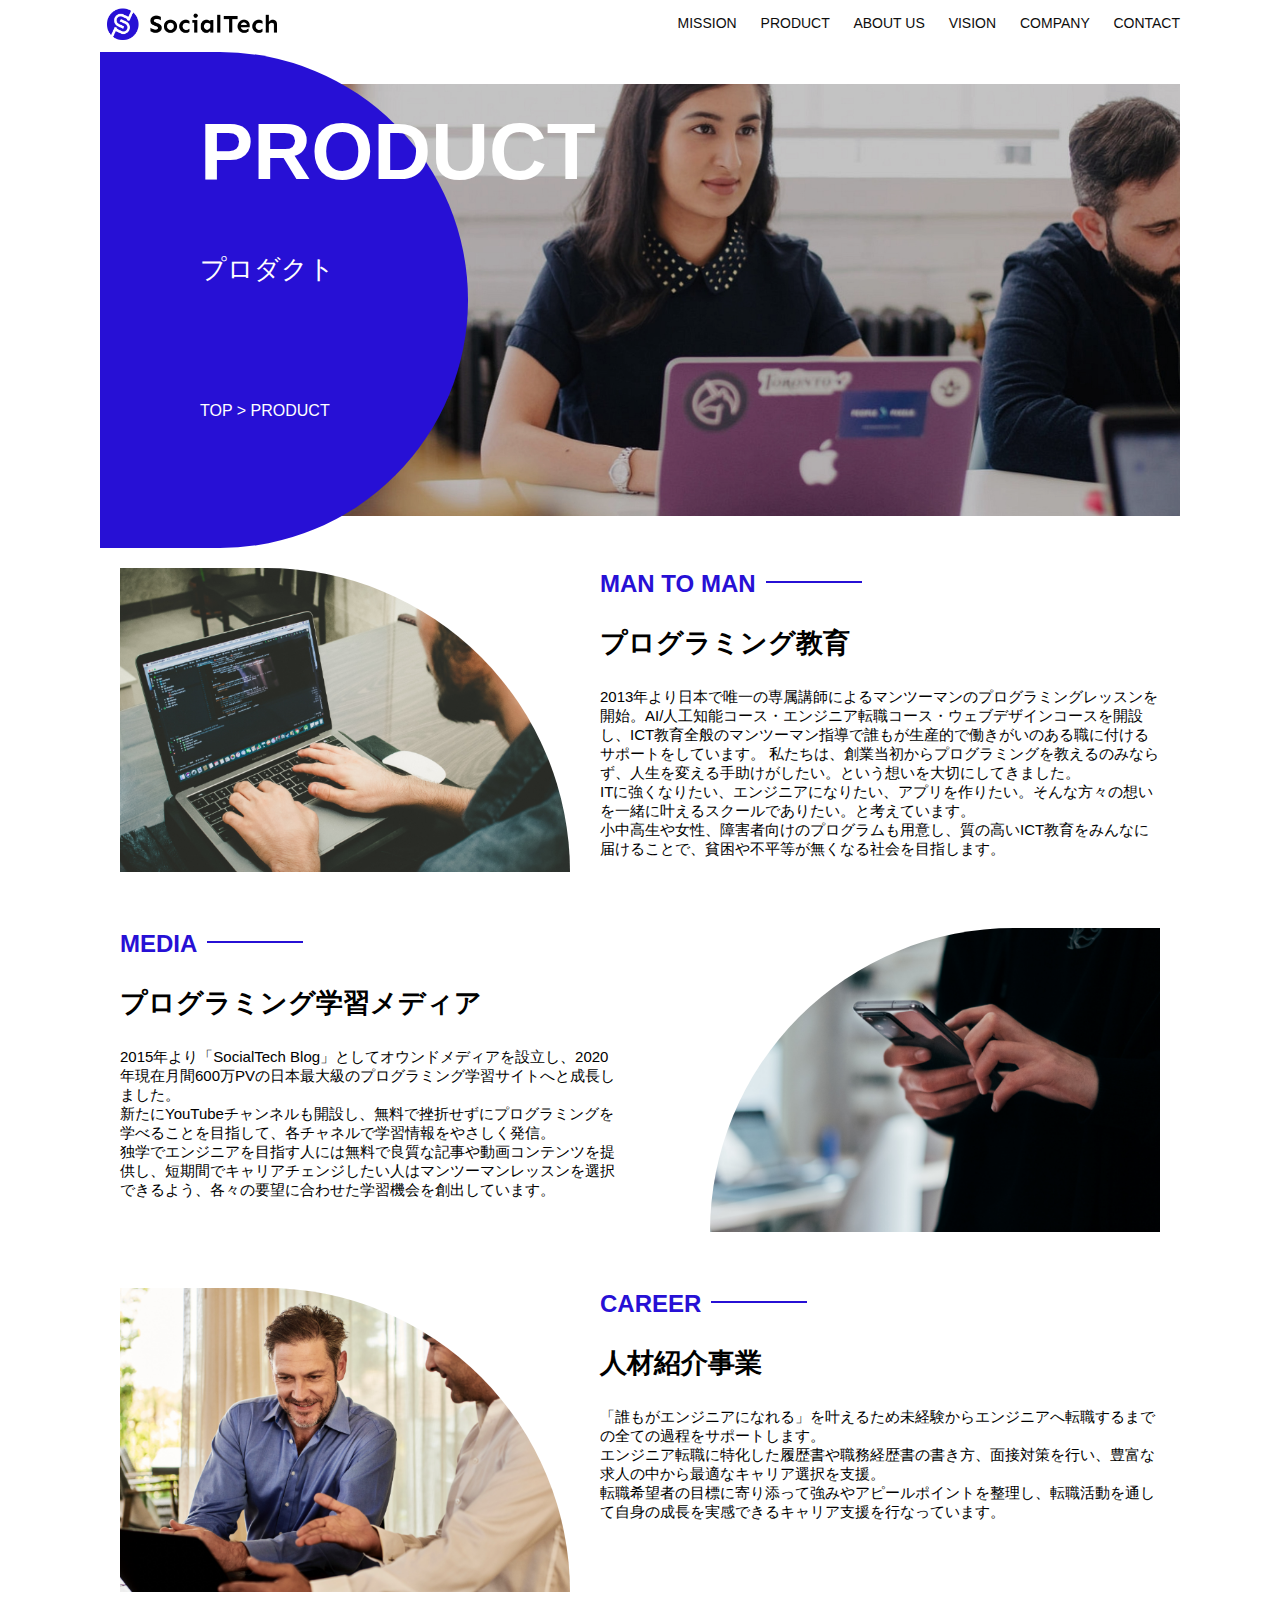
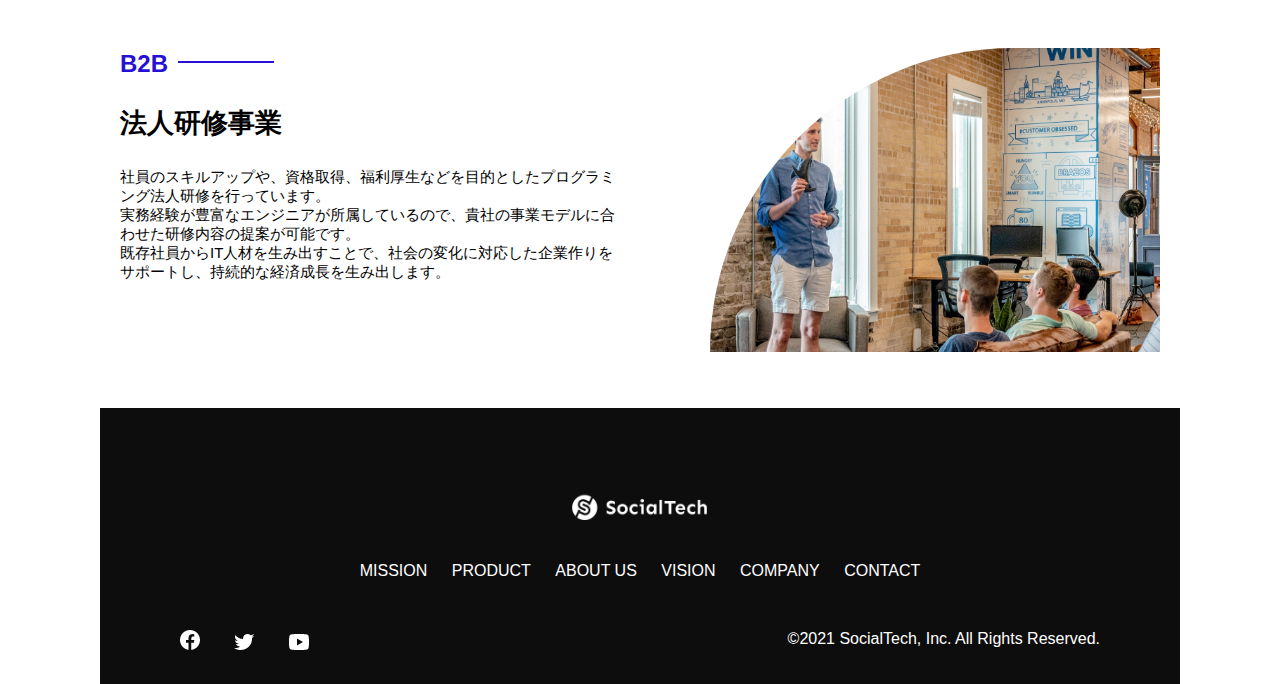
<file: product.html>
<!DOCTYPE html>
 <html>
 <head>
   <title>SocialTeck</title>
   <meta charset="UTF-8">
   <meta name="description" content="SocialTeckの4つのプロダクトを紹介します">
   <meta name="viewport" content="width=device-width, initial-scale=1.0">
   <link rel="stylesheet" href="style.css">
 </head>
 
 <body>
   <!-- ヘッダー -->
   <header>
     <!-- ロゴ -->
     <a href="index.html" id="logo"><img src="images/logo.png" alt="トップページに戻る"></a>
 
     <!-- PC用ナビゲーション -->
     <nav id="nav-pc">
       <a href="mission.html">MISSION</a>
       <a href="product.html">PRODUCT</a>
       <a href="index.html#aboutus">ABOUT US</a>
       <a href="index.html#vision">VISION</a>
       <a href="index.html#company">COMPANY</a>
       <a href="index.html#contact">CONTACT</a>
     </nav>
 
     <!-- スマホ用メニューボタン -->
     <img id="menu-sp" src="images/button-menu.png" alt="ナビゲーションを開く" onclick="document.getElementById('nav-sp').style.display = 'block'">
 
     <!-- スマホ用ナビゲーション -->
     <nav id="nav-sp">
       <img id="close" src="images/button-close.png" alt="ナビゲーションを閉じる" onclick="document.getElementById('nav-sp').style.display = 'none'">
       <a id="logo-sp" href="index.html" onclick="document.getElementById('nav-sp').style.display = 'none'"><img
           src="images/logo-sp.png" alt="トップページに戻る"></a>
       <a class="menu" href="mission.html" onclick="document.getElementById('nav-sp').style.display = 'none'">MISSION</a>
       <a class="menu" href="product.html" onclick="document.getElementById('nav-sp').style.display = 'none'">PRODUCT</a>
       <a class="menu" href="index.html#aboutus" onclick="document.getElementById('nav-sp').style.display = 'none'">ABOUT
         US</a>
       <a class="menu" href="index.html#vision"
         onclick="document.getElementById('nav-sp').style.display = 'none'">VISION</a>
       <a class="menu" href="index.html#company"
         onclick="document.getElementById('nav-sp').style.display = 'none'">COMPANY</a>
       <a class="menu" href="index.html#contact"
         onclick="document.getElementById('nav-sp').style.display = 'none'">CONTACT</a>
       <div id="sns">
         <a href="https://www.facebook.com/sejuku2013"><img src="images/button-facebook.png" alt="Facebookのリンク"></a>
         <a href="https://twitter.com/samuraijuku"><img src="images/button-twitter.png" alt="Twitterのリンク"></a>
         <a href="https://www.youtube.com/channel/UCCFOQO5aDK0xXam4cUQXT8g"><img src="images/button-youtube.png" alt="YouTubeのリンク"></a>
       </div>
     </nav>
   </header>
   <main>
     <article>
      <section id="product-main">
        <div id="product-title">
          <h1>PRODUCT</h1>
          <span>プロダクト</span>
          <div>TOP > PRODUCT</div>
        </div>
      </section>
      <section class="product-section1">
        <img src="images/product/product-mantoman.png" alt="PCでコードを各男性">
        <div>
          <h2 class="product-h2">MAN TO MAN</h2>
          <h3 class="product-h3">プログラミング教育</h3>
          <p>2013年より日本で唯一の専属講師によるマンツーマンのプログラミングレッスンを開始。AI/人工知能コース・エンジニア転職コース・ウェブデザインコースを開設し、ICT教育全般のマンツーマン指導で誰もが生産的で働きがいのある職に付けるサポートをしています。
            私たちは、創業当初からプログラミングを教えるのみならず、人生を変える手助けがしたい。という想いを大切にしてきました。<br>ITに強くなりたい、エンジニアになりたい、アプリを作りたい。そんな方々の想いを一緒に叶えるスクールでありたい。と考えています。<br>小中高生や女性、障害者向けのプログラムも用意し、質の高いICT教育をみんなに届けることで、貧困や不平等が無くなる社会を目指します。
          </p>
        </div>
      </section>
      <section class="product-section2">
        <div>
          <h2 class="product-h2">MEDIA</h2>
          <h3 class="product-h3">プログラミング学習メディア</h3>
          <p>2015年より「SocialTech
            Blog」としてオウンドメディアを設立し、2020年現在月間600万PVの日本最大級のプログラミング学習サイトへと成長しました。<br>新たにYouTubeチャンネルも開設し、無料で挫折せずにプログラミングを学べることを目指して、各チャネルで学習情報をやさしく発信。<br>独学でエンジニアを目指す人には無料で良質な記事や動画コンテンツを提供し、短期間でキャリアチェンジしたい人はマンツーマンレッスンを選択できるよう、各々の要望に合わせた学習機会を創出しています。
          </p>
        </div>
        <img src="images/product/product-media.png" alt="スマートフォンを操作する人">
      </section>
      <section class="product-section1">
        <img src="images/product/product-career.png" alt="笑顔で話し合う2人の男性">
        <div>
          <h2 class="product-h2">CAREER</h2>
          <h3 class="product-h3">人材紹介事業</h3>
          <p>
            「誰もがエンジニアになれる」を叶えるため未経験からエンジニアへ転職するまでの全ての過程をサポートします。<br>エンジニア転職に特化した履歴書や職務経歴書の書き方、面接対策を行い、豊富な求人の中から最適なキャリア選択を支援。<br>転職希望者の目標に寄り添って強みやアピールポイントを整理し、転職活動を通して自身の成長を実感できるキャリア支援を行なっています。<br>
          </p>
        </div>
      </section>
      <section class="product-section2">
        <div>
          <h2 class="product-h2">B2B</h2>
          <h3 class="product-h3">法人研修事業</h3>
          <p>
            社員のスキルアップや、資格取得、福利厚生などを目的としたプログラミング法人研修を行っています。<br>実務経験が豊富なエンジニアが所属しているので、貴社の事業モデルに合わせた研修内容の提案が可能です。<br>既存社員からIT人材を生み出すことで、社会の変化に対応した企業作りをサポートし、持続的な経済成長を生み出します。
          </p>
        </div>
        <img src="images/product/product-b2b.png" alt="講演中の男性とそれを聴く人々">
      </section>
     </article>
     <footer>
       <div id="footer-logo">
         <img src="images/logo-sp.png" alt="SocialTech">
       </div>
       <div id="footer-link">
         <a href="mission.html">MISSION</a>
         <a href="product.html">PRODUCT</a>
         <a href="index.html#aboutus">ABOUT US</a>
         <a href="index.html#vision">VISION</a>
         <a href="index.html#company">COMPANY</a>
         <a href="index.html#contact">CONTACT</a>
       </div>
       <div id="sns-footer">
         <a href="https://www.facebook.com/sejuku2013"><img src="images/button-facebook.png" alt="Facebookのリンク"></a>
         <a href="https://twitter.com/samuraijuku"><img src="images/button-twitter.png" alt="Twitterのリンク"></a>
         <a href="https://www.youtube.com/channel/UCCFOQO5aDK0xXam4cUQXT8g"><img src="images/button-youtube.png" alt="YouTubeのリンク"></a>
         <span id="copyright">&copy;2021 SocialTech, Inc. All Rights Reserved. </span>
       </div>
     </footer>
   </main>
 </body>
 
 </html>
</file>
<file: style.css>
/*PC、スマホ共通スタイル  */
body {
  font-family: "Source Sans Pro", "Hiragino Kaku Gothic ProN", Meiryo, Arial, sans-serif;
}

p {
  font-size: 15px;
}

/* PC用のスタイル */
@media screen and (min-width: 768px) {
/* 横幅設定 */
body {
  max-width: 1080px;
  min-width: 960px;
  margin: 0 auto 0 auto;
}
/* ヘッダー */
header {
  display: flex;
  justify-content: space-between;
}
/* ナビゲーションのリンクのレイアウト */
#nav-pc {
  font-size: 14px;
  padding-top: 15px;
}
/* ナビゲーションのリンクの装飾設定 */
#nav-pc > a {
  text-decoration: none;
  margin-left: 20px;
}
#nav-pc > a:link {
  color: #0d0d0d;
}
#nav-pc > a:visited {
  color: #0d0d0d;
}
#nav-pc > a:hover {
  color: #0d0d0d;
  text-decoration: underline;
}
#nav-pc > a:active {
  color: #0d0d0d;
}
#nav-sp,
#menu-sp {
  display: none;
}
/* メインビジュアル */
#main-visual {
  position: relative;
  height: 400px;
}
#main-message {
  position: absolute;
  top: 0;
  left: 0;
  background-color: #2710d5;
  color: #ffffff;
  border-radius: 0 0 476px 0;
  max-width: 620px;
  height: 100%;
  width: 100%;
  z-index: 11;
}
#main-message > h1 {
  font-size: 60px;
  font-weight: bold;
  margin: 100px 0 0 50px;
}
#main-message > p {
  font-size: 28px;
  margin: 0 0 0 50px;
}
#main-visual > img {
  max-width: 620px;
  border-radius: 476px 0 0 0;
  position: absolute;
  top: 0;
  right: 0;
  z-index: 10;
}
/* 見出し */
h2 {
  margin: 40px 0 0 0;
}
h2::after {
  content: url("images/line.png");
  margin-left: 10px;
}
h3 {
  font-size: 27px;
}
/* ミッション */
#mission{
  margin: 80px auto 80px auto ;
  width: 100%;
}
#mission-flex {
  width: 100%;
  display: flex;
}
#mission-flex > div {
  width: 50%;
  margin: 20px;
}
#mission-photo {
  width: 100%;
}
#s2dgs {
  margin-top: 50px;
  width: 100%;
}
/*　プロダクト  */
#product {
  background-color: #fafafa;
  margin: 80px 0 80px 0;
  padding: 10px 40px 0px 40px;
}
/* 外枠 */
#product > div {
  margin-top: 40px;
  display: flex;
}
/* 左のカラム */
#product-left {
  width: 50%;
  margin-right: 20px;
}

/* 右のカラム */
#product-right {
  width: 50%;
  margin-left: 20px;
  margin-top: 80px;
}
/* 画像＋説明の枠 */
#product-left > div {
  position: relative;
  height: 480px;
  margin-right: 20px;
}
#product-right > div {
  position: relative;
  height: 480px;
  margin-left: 20px;
}
/* 画像 */
.product-photo {
  width: 100%;
}

/* 説明文の枠 */
.produco-explain {
  background-color: #ffffff;
  position: absolute;
  left: 0;
  top: 280px;
  margin: 0 40px 0 40px;
  padding: 20px;
  box-shadow: 5px 5px 10px rgba(0,0,0,0.05);
}
/* 説明文の英語 */
.product-explain > span {
  color: #2710d5;
  font-weight: bold;
  font-size: 16px;
  margin: 0;
}

/* 説明文 の見出し*/
.product-explain > h3 {
 font-size: 20px;
 margin: 5px 0 5px 0;
}

/* 説明文 */
.product-explain > p {
  font-size: 14px;
  margin: 0;
}

/* 「もっとみる」ボタン */
#product-more {
  margin: 0 auto -42px auto;
}
/* ABOUT　US */
#aboutus {
  margin: 80px auto 80px auto;
}
/* 3つの組織文化と画像を入れる枠 */
#aboutus > div {
  display: flex;
}
/* 画像 */
.culture-img {
  width: 100%;
  align-self: flex-start;
}
.culture-img2 {
  margin-top: 50px;
  width: 100%;
}
/* 3つの組織文化の表 */
.culture-table {
  margin-right: 50px;
}
  /* 番号 */
  .culture-num {
    font-size: 80px;
    color: #2710d5;
    margin: 0 20px 0 0; 
}
  /* 組織文化英語 */
  .culture-en {
    color: #2710d5;
    font-weight: bold;
    font-size:24px;
    display: block;
}
  /* 組織文化日本語 */
  .culture-jp {
    font-size: 28px;
    font-weight: bold;
}
   /* 説明文 */
   .culture-description {
    margin: 0;
   }
/* ビジョン */
#vision {
  margin: 80px auto 80px auto;
}
 /* セクション内の外枠 */
#vision > div {
  width: 100%;
  display: flex;
  justify-content: space-between;
  flex-wrap: wrap;
}
/* 7つの行動指針の枠 */
.vision-box {
  width: 300px;
  height: 300px;
  margin-bottom: 30px;
  position: relative;
}
.vision-box > img {
  width: 100%;
  height: auto;
  position: absolute;
  top: 0;
  left: 0;
  z-index: 30;
}
.vision-box > span {
  position: absolute;
  top: 0;
  left: 0;
  z-index: 31;
  margin-right: 20px;
}
.vision-box > span > h4 {
  color: #2710d5;
  font-size: 19px;
  margin: 80px 0 0 0;
}
.vision-box > span > h4::first-letter {
  font-size: 40px;
}
.vision-box > span > h5 {
  font-size: 20px;
  margin: 0 0 0 0;
}
.vision-box > span > p {
  margin: 10px 0 0 0 ;
} 
/* 会社概要 */
#company {
  margin: 80px auto 80px auto;
}
#company-table {
  width: 100%;
}
.tableheader {
  text-align: left;
  padding: 20px;
  border-bottom-color: #2710d5;
  border-bottom-width: 1px;
  border-bottom-style: solid;
  width: 100px;
}
.tableheader-first {
  text-align: left;
  padding: 20px;
  border-bottom-color: #2710d5;
  border-bottom-width: 1px;
  border-bottom-style: solid;
  border-top-color: #2710d5;
  border-top-width: 1px;
  border-top-style: solid;
  width: 100px;
}
.cell {
  padding: 30px;
  border-bottom-color: #ececec;
  border-bottom-width: 1px;
  border-bottom-style: solid;
}
.cell-first {
  padding: 30px;
  border-bottom-color: #ececec;
  border-bottom-width: 1px;
  border-bottom-style: solid;
  border-top-color: #ececec;
  border-top-width: 1px;
  border-top-style: solid;
}
#company > iframe {
  width: 100%;
  height: 368px;
  margin-top: 40px;
}
/* お問い合わせ */
#contact {
  margin: 80px auto 80px auto;
}
/* 外枠 */
#contact > form > div {
  display: flex;
  flex-direction: row;
  flex-wrap: wrap;
  padding-bottom: 30px;
}
/* 左列の見出し */
.contact-heading {
  width: 240px;
  align-self: center;
}
/* 見出しのラベル */
.contact-label {
  font-weight: bold;
}
/* 必須 */
.contact-span {
  color: #ce2222;
  margin: 0 0 0 20px;
  font-weight: bold;
}
/* テキストボックス */
.contact-textbox {
  border-top: 0;
  border-left: 0;
  border-right: 0;
  border-bottom-width: 1px;
  border-bottom-color: #707070;
  border-bottom-style: solid;
  background-color: #fafafa;
  width: 400px;
  height: 56px;
}
/* お問い合わせ内容のテキストエリア */
.contact-textarea {
  border-top: 0;
  border-left: 0;
  border-right: 0;
  border-top-width: 1px;
  border-bottom-color: #707070;
  border-bottom-style: solid;
  background-color: #fafafa;
  width: 400px;
  height: 200px;
}
/* 個人情報の取り扱い */
details {
  width: 700px;
}
details div {
  background-color: #fafafa;
  padding: 20px;
}
details > div > span {
  font-weight: bold;
}
/* フッター */
footer {
  background-color: #0d0d0d;
  text-align: center;
  padding: 80px 80px 30px 80px;
}
#footer-logo {
margin-bottom: 30px;
}
#footer-link  {
  margin-bottom: 50px;
}
#footer-link > a {
  text-decoration: none;
  margin: 10px;
}
#footer-link > a:link {
  color: #fff;
} 
#footer-link > a:visited {
  color: #fff;
}
#footer-link > a:hover {
  color: #fff;
  text-decoration: underline;
}
#footer-link > a:active {
  color: #fff;
}
#sns-footer {
  text-align: left;
  width: 100%;
}
#sns-footer > a {
  margin-right: 30px;
}
#copyright {
  color:#ffffff;
  float: right;
}
/* mission.html用スタイル */
/* ミッションのメインビジュアル */
#mission-main {
  height: 496px;
  width: 100%;
  background-image: url("images/mission/mission-main.png");
  background-repeat: no-repeat;
  background-position-y: center;
}
#mission-title {
  background-color: #2710d5;
  width: 368px;
  color: #fff;
  height: 496px;
  border-radius: 0 248px 248px 0;
  position: relative;
}
#mission-title > h1 {
  position: absolute;
  top: 0;
  left: 100px;
  font-size: 80px;
}
#mission-title > span {
  position: absolute;
  top: 200px;
  left: 100px;
  font-size: 26px;
}
#mission-title > div {
  position: absolute;
  top: 350px;
  left: 100px;
  font-size: 16px;
}
#mission-s2dgs {
  width: 100%;
  margin: 20px;
}
.mission-h2 {
  color: #2710d5;
  font-size: 40px;
}
.mission-h2::after {
  content: none;
}
#mission-5goals {
  margin: 20px;
  display: flex;
}
#mission-5goals > div {
  flex-grow: 1;
  padding: 20px;
}
#mission-5goals > div > div {
  margin-bottom: 40px;
}
.fivegoals-image-right {
  float: right;
  margin: 20px;
}
.fivegoals-image-left {
  float: left;
  margin: 20px;
}
.fivegoals-number {
  color: #2710d5;
  font-size: 48px;
  margin: 0;
}
.fivegoals-h3 {
  font-size: 28px;
  margin: 0;
}
.fivegoals-p {
  margin: 0;
}
/* プロダクトページ */
#product-main {
  height: 496px;
  width: 100%;
  background-image: url("images/product/product-main.png");
  background-repeat: no-repeat;
  background-position-y: center;
}
#product-title {
  background-color: #2710d5;
  width: 368px;
  color: #fff;
  height: 496px;border-radius: 0 248px 248px 0;
  position: relative;
}
#product-title > h1 {
  position: absolute;
  top: 0;
  left: 100px;
  font-size: 80px;
}
#product-title > span {
  position: absolute;
  top: 200px;
  left: 100px;
  font-size: 26px;
}
#product-title > div {
  position: absolute;
  top: 350px;
  left: 100px;
  font-size: 16px;
}
/*　セクション  */
.product-section1 {
  position: relative;
  margin: 20px;
  height: 340px;
}
.product-section1 > img {
  position: absolute;
  top: 0;
  left: 0;
  width: 450px;
  margin: 0 40px 30px 0;
  border-radius: 0 432px 0 0;
}
.product-section1 > div {
  position: absolute;
  top: 0;
  left: 480px;
}
/* セクション2*/
.product-section2 {
  position: relative;
  margin: 20px;
  height: 340px;
}
.product-section2 > img {
  position: absolute;
  top: 0;
  right: 0;
  width: 450px;
  margin: 0 0 30px 40px;
  border-radius: 432px 0 0 0;
}
.product-section2 > div {
  width: 500px;
  position: absolute;
  top: 0;
  left: 0;
}
.product-h2 {
  color: #2710d5;
  font-size: 24px;
  margin: 0;
}


}
@media screen and (max-width: 767px) {
  body {
    min-width: 375px;
    margin: 0;
  }
  /* pc用ナビゲーション非表示 */
  #nav-pc {
    display: none;
  }
  /* ハンバーガーメニュー */
  #menu-sp {
    float: right;
    padding: 0;
  }
  /* スマホ用ナビゲーションの表示切替*/
  /* 初期状態、レイアウトと非表示設定 */
  #nav-sp {
    background-color: #2710d5;
    position: absolute;
    left: 0;
    top: 0;
    height: 100%;
    width: 100%;
    display: none;
    z-index: 100;
  }
  /* ✕ボタン */
  #close {
    position: absolute;
    top: 20px;
    right: 20px;
  }
  /* ナビゲーションメニュー用ロゴ */
  #logo-sp {
    margin: 80px 0 30px 20px;
  }
  /* ナビゲーションのリンクの装飾設定 */
  #nav-sp > a {
    display: block;
  }
  #nav-sp > a:link {
    color: #fff;
  }
  #nav-sp > a:visited {
    color: #fff;
  }
  #nav-sp > a:hover {
    color: #fff;
    text-decoration: underline;
  }
  nav-sp a:active {
    color: #fff;
  }
  #nav-sp > .menu {
    text-decoration: none;
    display: block;
    margin: 0 20px 0 20px;
    height: 44px;
    font-size: 16px;
    background-image: url(images/arrow.png);
    background-repeat: no-repeat;
    background-position: right top;
  }
  #sns {
    position: absolute;
    bottom: 20px;
    left: 20px;
  }
  #sns > a {
    margin-right: 30px;

  }
  /* メインビジュアル */
  #main-visual {
    position: relative;
    height: 470px;
    width: 100%;
    overflow: hidden;
  }
  #main-visual > div {
    position: absolute;
    top:0;
    left: 0;
    background-color: #2710d5;
    color: white;
    border-radius: 0 0 476px 0;
    text-align: center;
    height: 280px;
    width: 100%;
    z-index: 11;

  }
 #main-visual > div > h1 {
  font-size: 28px;
  margin: 90px 0 0 0;
 }
 #main-visual > div > p {
  margin: 0;
 }
 #main-visual > img {
  width: 100%;
  border-radius: 476px 0 0 0;
  z-index: 10;
  position: absolute;
  bottom: 0;
  right: 0;
 }
 /* 見出し */
 h2::after {
  content: url(images/line.png);
 }
 h3 {
  font-size: 24px;
  margin: 10px 0 0 0;
 }
 /* ミッション */
 #mission {
  margin: 20px;
 }
 #mission-photo {
  width: 100%;
 }
 #s2dgs {
  width: 100%;
  }
  /* プロダクト */
  #product {
    background-color: #fafafa;
    padding-top: 10px; 
  }
  .index-h2 {
    margin-left: 20px;
  }
  /* 外枠 */
  /* 左右のカラム　スマホでは縦並び */
  #product-left,
  #product-right {
    margin-right: 20px;
    margin-left: 20px;
  }
  /* 画像＋説明の枠 */
  #product-left > div,
  #product-right > div {
    position: relative;
    height: 540px;
  }
  /* 説明文の枠 */
  .product-explain {
    background-color: #fff;
    position: absolute;
    left: 0;
    bottom: 50px;
    padding: 20px;
    box-shadow: 5px 5px 10px rgba(0,0,0,0.05);

  }
  .product-explain > span {
    color: #2710d5;
    font-weight: bold;
    font-size: 16px;
    margin: 0px;

  }
  .product-explain > h3 {
    margin: 10px 0 10px 0;
  }
  /*　画像  */
  .product-photo {
    width: 100%;
  }
  #product-more > img {
    margin: 0 0 -42px 20px;
  }
  /* ABOUTUS */
  #aboutous {
    margin: 80px 20px 80px 20px;
  }
  #aboutous > div {
    display: flex;
    flex-direction: column;
  }
  .culture-table {
    width: 100%;
    padding-right: 20px;
    order: 2;
  }
  .culture-img {
    width: 100%;
    orphans: 1;
  }
  .culture-img2 {
    width: 100%;
  }
  .culture-num {
    font-size: 80px;
    color: #2710d5;
  }
  .culture-en {
    color: #2710d5;
    font-weight: bold;
    font-size: 24px;
    display: block;
  }
  .culture-jp {
    display: block;
  }
  .culture-description {
    margin: 0;
  }
/* ビジョン */
#vision {
  margin: 80px 20px 80px 20px;
}
.vision-box {
  width: 300px;
  height: 300px;
  margin-bottom: 30px;
  position: relative;
}
.vision-box > img {
  width: 100%;
  height: auto;
  position: absolute;
  top: 0;
  left: 0;
  z-index: 30;
}
.vision-box > span {
  position: absolute;
  top: 0;
  left: 0;
  z-index: 31;
  margin-right: 20px;
}
.vision-box > span > h4 {
  color: #2710d5;
  font-size: 19px;
  margin: 60px 0 0 0;
}
.vision-box > span > h5 {
  font-size: 20px;
  margin: 0 0 0 0;
}
.vision-box > span > p {
  margin: 10px 0 0 0;
}
/* 会社概要 */
#company {
  margin: 0 20px 0 20px;
}
#company > h3 {
  margin-bottom: 20px;
}
#company > table {
  width: 100%;
}
.tableheader-first {
  text-align: left;
  padding: 20px;
  border-bottom-color: #2710d5;
  border-bottom-width: 1px;
  border-bottom-style: solid;
  border-top-color: #2710d5;
  border-top-width: 1px;
  border-top-style: solid;
  width: 50px;
}
.tableheader {
  text-align: left;
  padding: 20px;
  border-bottom-color: #2710d5;
  border-bottom-width: 1px;
  border-bottom-style: solid;
  width: 50px;
}
.cell {
  padding: 20px;
  border-bottom-color: #ececec;
  border-bottom-width: 1px;
  border-bottom-style: solid;
}
.cell-first {
  padding: 20px;
  border-bottom-color: #ececec;
  border-bottom-style: solid;
  border-top-color: #ececec;
  border-top-width: 1px;
  border-top-style: solid;
}
#company > iframe {
  width: 100%;
  height: 240px;
  margin: 40px 0 0 0;
}
/* お問い合わせ */
#contact {
  margin: 80px 20px 80px 20px;
}
#contact > h3 {
  margin-bottom: 20px;
}
#contavt > form > div {
  margin-bottom: 20px;
}
.contact-heading {
  margin-bottom: 20px;
}
/*　ラベル  */
.contact-label {
  font-weight: bold;
}
/* 必須 */
.contact-span {
  color: #ce2222;
  margin: 0 0 0 20px;
  font-weight: bold;
}
.contact-textbox {
  height: 56px;
  border-top: 0;
  border-left: 0;
  border-right: 0;
  background-color: #fafafa;
  border-bottom-color:#707070;
  border-bottom-width: 1px;
  border-style: solid;
  min-width: 300px;
  width: 100%;
}
.contact-textarea {
  height: 150px;
  border-top: 0;
  border-left: 0;
  border-right: 0;
  background-color: #fafafa;
  width: 100%;
}
.radiobutton {
  margin-bottom: 20px;
}
.radiobutton + label::after {
  content: "\A";
  white-space: pre;
}
/* フッター */
footer {
  background-color: #0d0d0d;
  padding: 30px 20px 50px 20px;
}
#footer-logo {
  margin-bottom: 30px;
}
#footer-link > a {
  text-decoration: none;
  margin: 0 20px 30px 0;
  display: block;
  background-image: url("images/arrow.png");
  background-repeat: no-repeat;
  background-position: right top;
}
#footer-link > a:link {
  color: #fff;
}
#footer-link > a:visited {
    color: #fff;
}
#footer-link > a:hover {
  color: #fff;
  text-decoration: underline;
}
#footer-link > a:active {

color: #fff;
}
#sns-footer > a {
  margin-right: 30px;
}
#copyright {
  font-size: 12px;
  display: block;
  margin-top: 30px;
  color: #fff;
}
/* missiom.html用スタイル */
/* ミッションのメインビジュアル */
#mission-main {
  height: 256px;
  width: 100%;
  background-image: url("images/mission/mission-main.png");
  background-repeat: no-repeat;
  background-position-y: center;
  background-size: auto 208px;
}
#mission-title {
  background-color: #2710d5;
  width: 136px;
  color: #fff;
  height: 256px;
  border-radius: 0 248px 248px 0;
  position: relative;
}
#mission-title > h1 {
  position: absolute;
  top: 0;
  left: 20px;
  font-size: 40px;
}
#mission-title > span {
  position: absolute;
  top: 110px;
  left: 20px;
  font-size: 18px;
}
#mission-title > div {
  position: absolute;
  top: 180px;
  left: 20px;
  font-size: 13px;
}
#mission-s2dgs {
  margin: 20px;
}
.mission-h2 {
  color: #2710d5;
  font-size: 38px;
  margin: 0px;
}
.mission-h2::after {
  content: none;
}
#mission-s2dgs > img {
  width: 100%;
}
/* ミッションページ　5Goalsの設定 */
#mission-5goals {
  margin: 20px;
}
#mission-5goals > div > div {
  margin-bottom: 40px;
}
#s2dgs-image {
  width: 100%;
}
.fivegoals-image-right {
  margin: 20px auto 20px auto;
  display: block;
}
.fivegoals-image-left {
  margin: 20px auto 20px auto;
  display: block;
}
.fivegoals-number {
  color: #2710d5;
  font-size: 48px;
  margin: 0;
}
.fivegoals-h3 {
  font-size: 28px;
  margin: 0;
}
.fivegoals-p {
  margin: 0;
}
/* プロダクトページ */
#product-main {
  height: 256px;
  width: 100%;
  background-image: url("images/product/product-main.png");
  background-repeat: no-repeat;
  background-position-y:center;
  background-size: auto 208px;
}
#product-title {
  background-color: #2710d5;
  width: 136px;
  color: #fff;
  height: 256px;
  border-radius: 0 248px 248px 0;
  position: relative;

}
#product-title > h1 {
  position: absolute;
  top: 0;
  left: 20px;
  font-size: 40px;
}
#product-title > span {
  position: absolute;
  top: 110px;
  left: 20px;
  font-size: 18px;
}
#product-title > div {
  position: absolute;
  top: 180px;
  left: 20px;
  font-size: 13px;
}
.product-section1 {
  margin: 20px;
}
.product-section1 > img {
  width: 100%;
  border-radius: 0 300px 0 0;
}
.product-section2 {
  margin: 20px;
  display: flex;
  flex-direction: column;
}
.product-section2 > img {
  order: 1;
  width: 100%;
  border-radius: 300px 0 0 0;
}
.product-section2 > div {
  order: 2;
}
.product-h2 {
  color: #2710d5;
  font-size: 24px;
  margin: 0;
}
.product-h3 {
  font-size: 28px;
  margin: 0;
}



}
</file>
